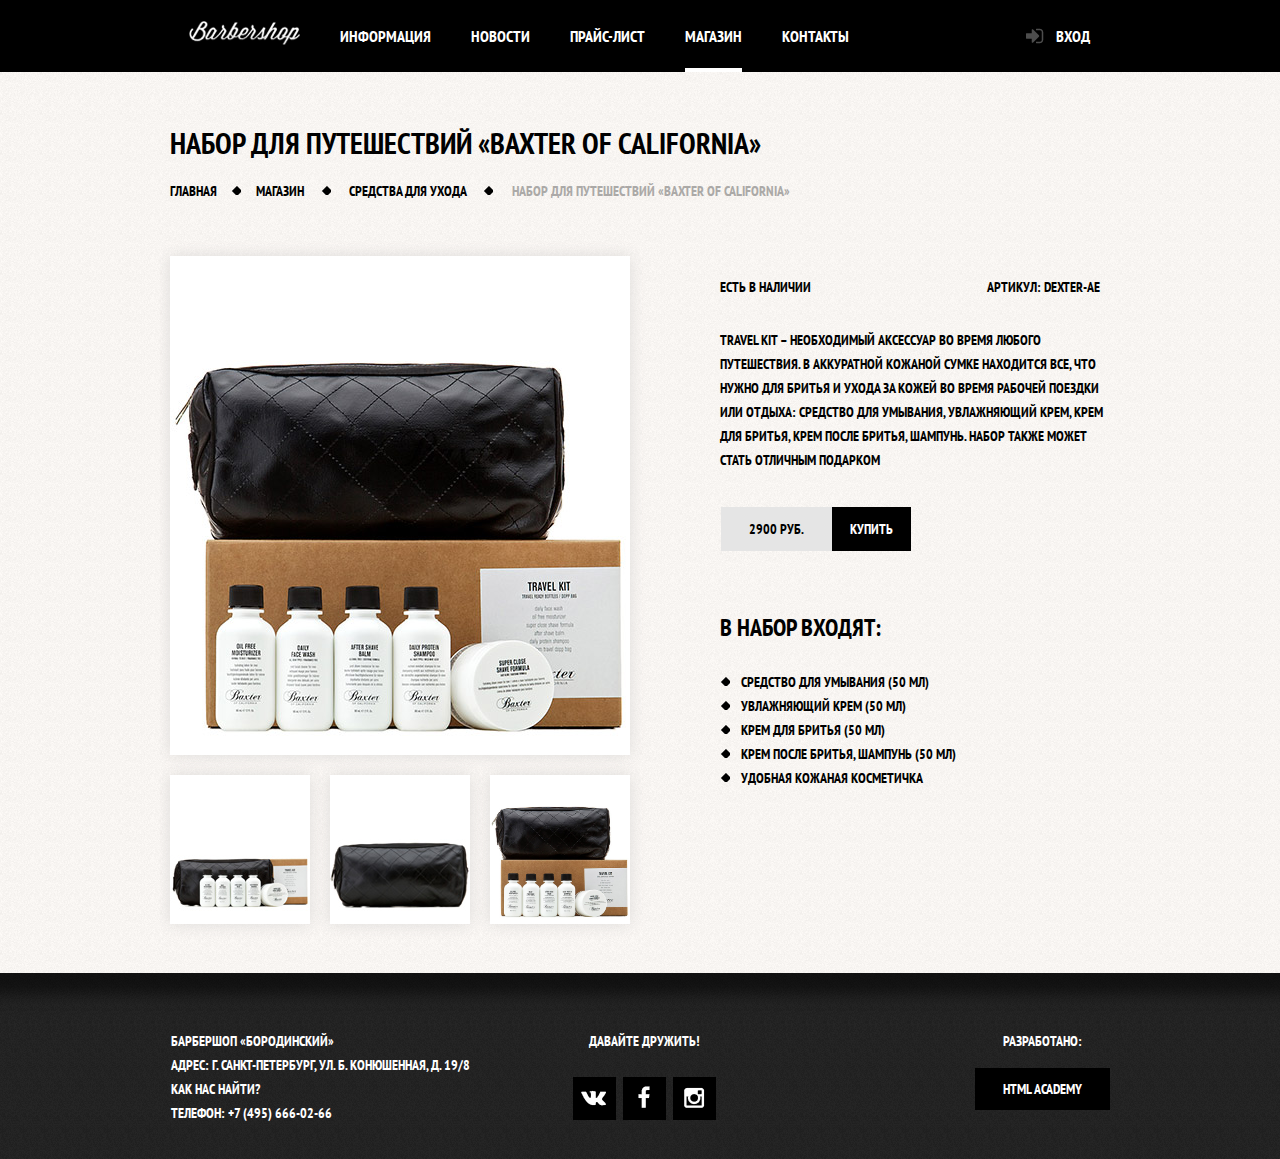
<file: item.html>
<!DOCTYPE html>
<html lang="ru">
  <head>
    <meta charset="utf-8">
    <link href='https://fonts.googleapis.com/css?family=PT+Sans+Narrow:400,700' rel='stylesheet' type='text/css'>
    <link href="css/normalize.css" rel="stylesheet">
    <link href="css/style.css" rel="stylesheet">
    <title>Barbershop: Набор для путешествий &#171;Baxter of California&#187;</title>
  </head>
  <body>
    <header class="main-header">
      <div class="container clearfix">
        <a href="#" class="logo"><img src="img/logo.png" width="111" height="24" alt="логотип"></a>
        <ul class="main-navigation">
          <li><a href="#">Информация</a></li>
          <li><a href="#">Новости</a></li>
          <li><a href="#">Прайс-лист</a></li>
          <li class="active-page">Магазин</li>
          <li><a href="#">Контакты</a></li>
        </ul>
        <div class="user-block">
          <a href="#" class="login">Вход</a>
        </div>
      </div>
    </header>
    <main>
      <div class="container container-main">
        <div class="main-main-header">
          <h1>Набор для путешествий &#171;Baxter of California&#187;</h1>
          <ul class="breadcrumbs">
            <li ><a href="#" class="breadcrumbs-main">Главная</a></li>
            <li ><a href="#" class="breadcrumbs-shop">Магазин</a></li>
            <li ><a href="#" class="breadcrumbs-care">Средства для ухода</a></li>
            <li ><span class="active breadcrumbs-travel-kit">Набор для путешествий &#171;Baxter of California&#187</span></li>
          </ul>
        </div>
        <div class="product">
          <div class="gallery">
            <div class="cover">
              <img src="img/product-1-bg.jpg" class="cover-img" width="460" height="499" alt="изображение товара">
            </div class="cover-container-small">
              <img src="img/product-1-sm1.jpg" class="cover-img-small" width="140" height="149" alt="изображение товара">
              <img src="img/product-1-sm2.jpg" class="cover-img-small" width="140" height="149" alt="изображение товара">
              <img src="img/product-1-bg.jpg" class="cover-img-small cover-img-small-last" width="140" height="149" alt="изображение товара">
          </div>
          <div class="stockroom">
            <b class="availability">есть в наличии</b>
            <b class="code">артикул: DEXTER-AE</b>
            <p class="composition">
              Travel Kit – необходимый аксессуар во время любого путешествия.
              В аккуратной кожаной сумке находится все, что нужно для бритья
              и ухода за кожей во время рабочей поездки или отдыха: средство
              для умывания, увлажняющий крем, крем для бритья, крем после бритья,
              шампунь. Набор также может стать отличным подарком
            </p>
            <div class="description">
              <div class="price">
                <b class="price-tag bth bth-light">2900 руб.</b>
                <a class="buy bth bth-dark" href="#">Купить</a>
                <a class="is-hidden" href="#"></a>
                <a class="is-hidden" href="#"></a>
              </div>
              <div class="description-details">
                <h2>В набор входят:</h2>
                <ul class="description-details-item">
                  <li>Средство для умывания (50 мл)</li>
                  <li>Увлажняющий крем (50 мл)</li>
                  <li>Крем для бритья (50 мл)</li>
                  <li>Крем после бритья, Шампунь (50 мл)</li>
                  <li>Удобная кожаная косметичка</li>
                </ul>
              </div>
            </div>
          </div>
        </div>
      </div>
    </main>
    <footer class="main-footer">
      <div class="container">
        <section class="footer-contacts">
          Барбершоп «Бородинский»<br>
          Адрес: г. Санкт-Петербург, УЛ. Б. Конюшенная, д. 19/8<br>
          <a href="#">Как нас найти?</a><br>
          Телефон: +7 (495) 666-02-66
        </section>
        <section class="footer-social">
        <p >Давайте дружить!</p><br>
          <a class="social-btn social-btn-vk" href="#">Вконтакте</a>
          <a class="social-btn social-btn-fb" href="#">Фейсбук</a>
          <a class="social-btn social-btn-inst" href="#">Инстаграм</a>
        </section>
        <section class="footer-copyright">
          <p>Разработано:</p><br>
          <a class="btn bth-dark" href="https://htmlacademy.ru">HTML Academy</a>
        </section>
      </div>
    </footer>
  </body>
</html>
</file>
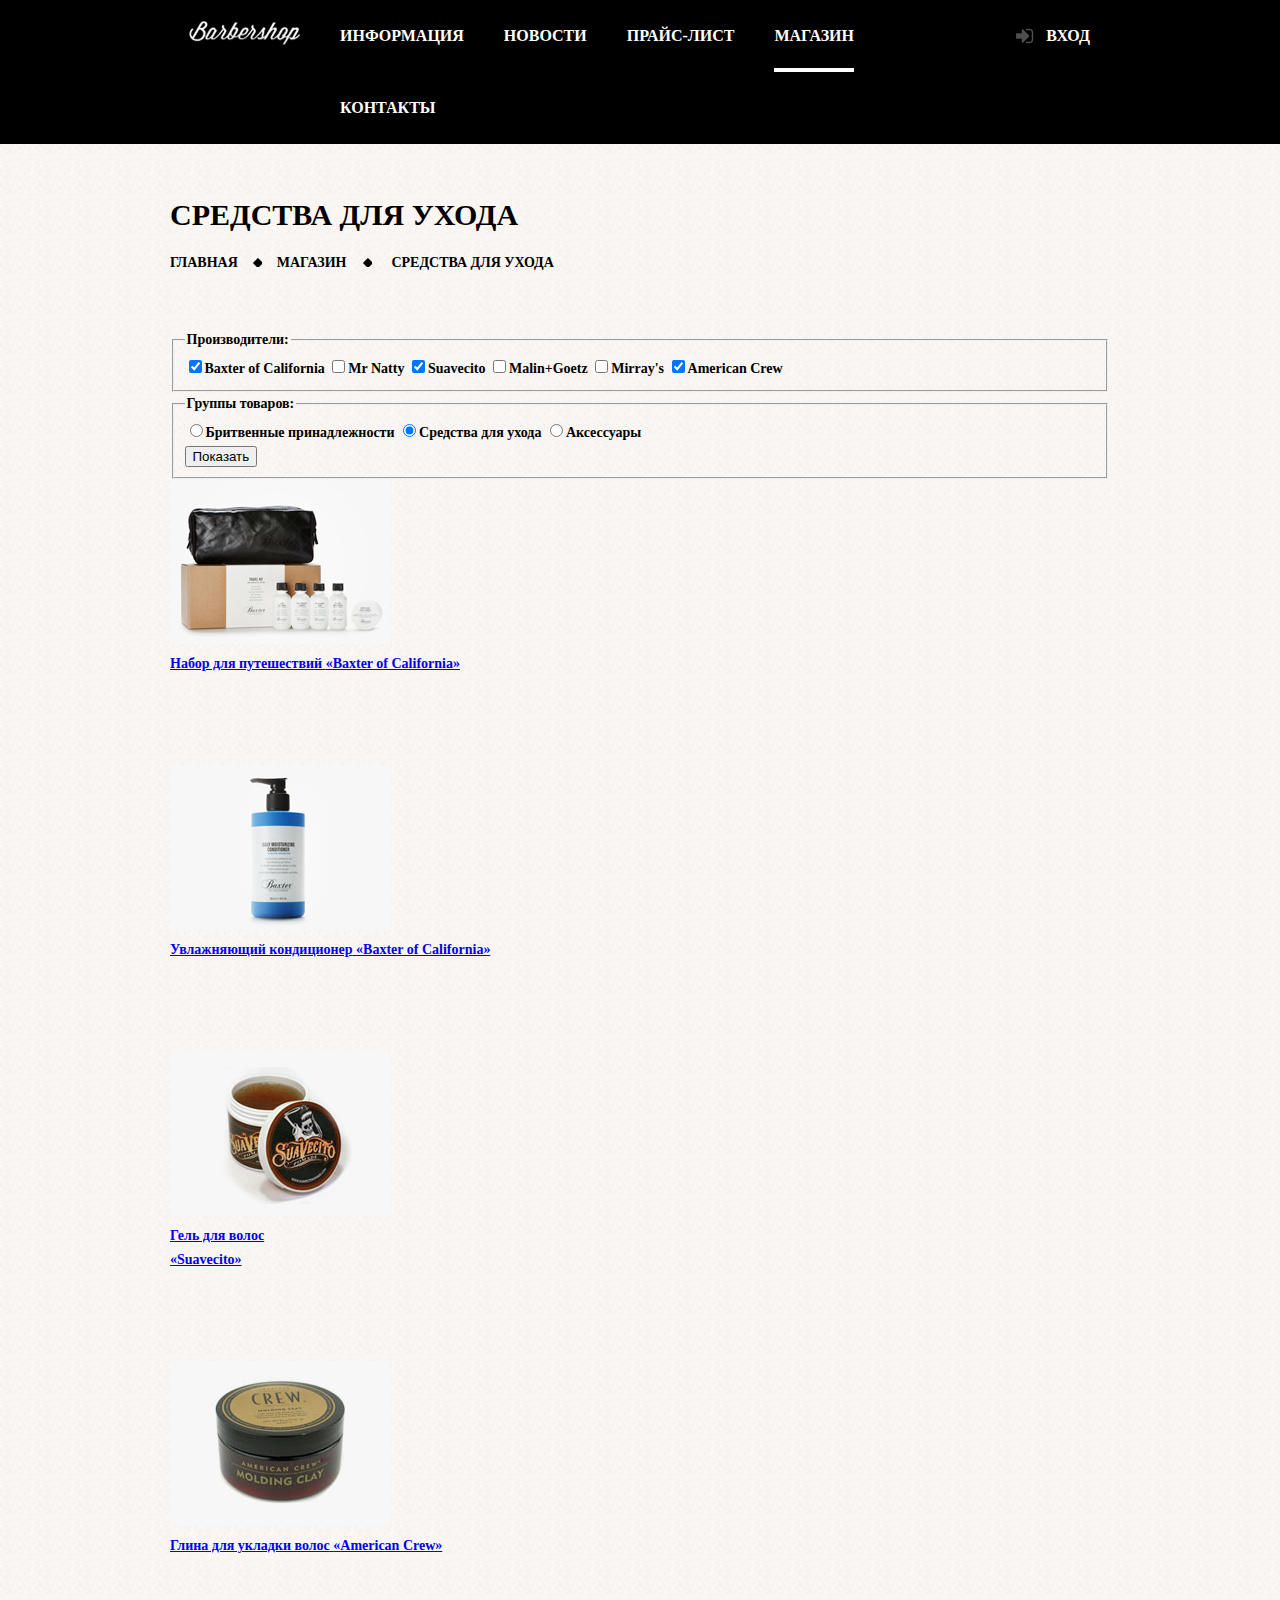
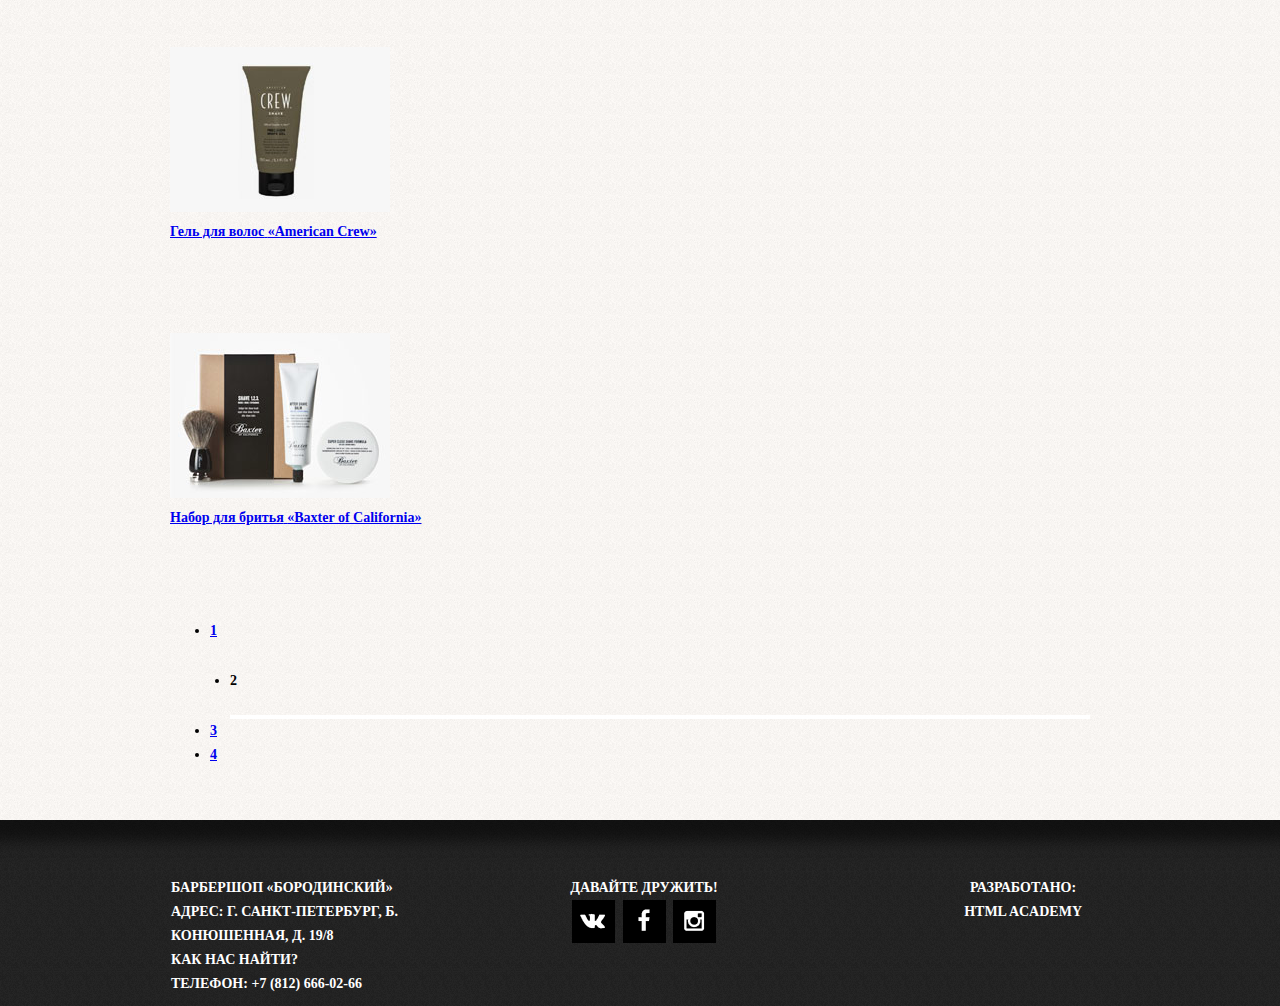
<file: shop.html>
<!DOCTYPE html>
<html lang="ru">
  <head>
    <meta charset="utf-8">
    <link href="css/style.css" rel="stylesheet">
    <title>Barbershop: Средства для ухода</title>
  </head>
  <body>
    <header class="main-header">
      <div class="container clearfix">
        <a href="#" class="logo"><img src="img/logo.png" width="111" height="24" alt="логотип"></a>
        <ul class="main-navigation">
          <li><a href="#">Информация</a></li>
          <li><a href="#">Новости</a></li>
          <li><a href="#">Прайс-лист</a></li>
          <li class="active-page">Магазин</li>
          <li><a href="#">Контакты</a></li>
        </ul>
        <div class="user-block">
          <a href="#" class="login">Вход</a>
        </div>
      </div>
    </header>
    <main>
      <div class="container container-main">
        <div class="main-main-header">
        <h1>Средства для ухода</h1>
        <ul class="breadcrumbs">
          <li ><a href="#" class="breadcrumbs-main">Главная</a></li>
          <li ><a href="#" class="breadcrumbs-shop">Магазин</a></li>
          <li ><a href="#" class="active breadcrumbs-travel-kit">Средства для ухода</a></li><!-- я правильно сделал, что не стал оборачивать ссылкой?-->
        </ul>
      </div>
        <div class="catalog">
          <div class="filters">
            <form>
              <fieldset>
                <legend>Производители:</legend>
                <label><input type="checkbox" name="baxter" checked>Baxter of California</label>
                <label><input type="checkbox" name="mr-natty">Mr Natty</label>
                <label><input type="checkbox" name="suavecito" checked>Suavecito</label>
                <label><input type="checkbox" name="malin">Malin+Goetz</label>
                <label><input type="checkbox" name="mirray">Mirray's</label>
                <label><input type="checkbox" name="crew" checked>American Crew</label>
              </fieldset>
              <fieldset>
                <legend>Группы товаров:</legend>
                <label><input type="radio" name="groups" value="1">Бритвенные принадлежности</label>
                <label><input type="radio" name="groups" value="2" checked>Средства для ухода</label>
                <label><input type="radio" name="groups" value="3">Аксессуары</label><br>
                <button type="submit" class="btn btn-dark">Показать</button>
             </fieldset>
            </form>
          </div>
          <div class="products">
          <div class="products-item">
            <a href="#"><img src="img/product-1.jpg" width="220" height="165" alt="изображение товара"></a>
            <div>
              <a href="#"><span class="category">Набор для путешествий</span>
              <span class="title">&#171;Baxter of California&#187;</span></a>
            </div>
            <div class="price">
              <span class="price-tag">2900 руб.</span>
              <a href="#" class="buy btn btn-dark">Купить</a>
              <a href="#" class="buy-cart">В корзине</a><!-- был вариант .shopping-cart-->
            </div>
          </div>
          <div class="products-item">
            <a href="#"><img src="img/product-2.jpg" width="220" height="165" alt="изображение товара"></a>
            <div>
              <a href="#"><span class="category">Увлажняющий кондиционер</span>
              <span class="title">&#171;Baxter of California&#187;</span></a>
            </div>
            <div class="price">
              <b class="price-tag">750 руб.</b>
              <a href="#" class="buy btn btn-dark">Купить</a>
              <a href="#" class="buy-cart">В корзине</a>
            </div>
          </div>
          <div class="products-item">
            <a href="#"><img src="img/product-3.jpg" width="220" height="165" alt="изображение товара"></a>
            <div>
              <a href="#">Гель для волос<br>
              <span class="title">&#171;Suavecito&#187;</span></a>
            </div>
            <div class="price">
              <b class="price-tag">290 руб.</b>
              <a href="#" class="buy btn btn-dark">Купить</a>
              <a href="#" class="buy-cart">В корзине</a>
            </div>
          </div>
          <div class="products-item">
            <a href="#"><img src="img/product-4.jpg" width="220" height="165" alt="изображение товара"></a>
            <div>
              <a href="#"><span class="category">Глина для укладки волос</span>
              <span class="title">&#171;American Crew&#187;</span></a>
            </div>
            <div class="price">
              <b class="price-tag">500 руб.</b>
              <a href="#" class="buy btn btn-dark">Купить</a>
              <a href="#" class="buy-cart">В корзине</a>
            </div>
          </div>
          <div class="products-item">
            <a href="#"><img src="img/product-5.jpg" width="220" height="165" alt="изображение товара"></a>
            <div>
              <a href="#"><span class="category">Гель для волос</span>
              <span class="title">&#171;American Crew&#187;</span></a>
            </div>
            <div class="price">
              <b class="price-tag">300 руб.</b>
              <a href="#" class="buy btn btn-dark">Купить</a>
              <a href="#" class="buy-cart">В корзине</a>
            </div>
          </div>
          <div class="products-item">
            <a href="#"><img src="img/product-6.jpg" width="220" height="165" alt="изображение товара"></a>
            <div>
              <a href="#"><span class="category">Набор для бритья</span>
              <span class="title">&#171;Baxter of California&#187;</span></a>
            </div>
            <div class="price">
              <b class="price-tag">3900 руб.</b>
              <a href="#" class="buy btn btn-dark">Купить</a>
              <a href="#" class="buy-cart">В корзине</a>
            </div>
          </div>
          <ul class="pages">
            <li class="btn btn-light"><a href="#">1</a></li>
            <li class="active-page btn btn-dark">2</li>
            <li class="btn btn-light"><a href="#">3</a></li>
            <li class="btn btn-light"><a href="#">4</a></li>
          </ul>
        </div>
      </div>
      </div>
    </main>
    <footer class="main-footer">
      <div class="container">
        <section class="footer-contacts">
          Барбершоп «Бородинский»<br>
          Адрес: г. Санкт-Петербург, Б. Конюшенная, д. 19/8<br>
          <a href="#">Как нас найти?</a><br>
          Телефон: +7 (812) 666-02-66
        </section>
        <section class="footer-social">
          <p>Давайте дружить!</p>
          <a class="social-btn social-btn-vk" href="#">Вконтакте</a>
          <a class="social-btn social-btn-fb" href="#">Фейсбук</a>
          <a class="social-btn social-btn-inst" href="#">Инстаграм</a>
        </section>
        <section class="footer-copyright">
          <p>Разработано:</p>
          <a class="btn" href="https://htmlacademy.ru">HTML Academy</a>
        </section>
      </div>
    </footer>
  </body>
</html>
</file>
<file: css/style.css>
body{
  /*background-image: url("../img/barbershop-item.png");*/
  background-repeat: no-repeat;
  background-position: 50% 0;
  font-family: "PT Sans Narrow","Tahoma", "sans-serif";
  font-size:14px;
  line-height: 24px;
  color:#000000;
  font-weight: bold;
  margin: 0;
  padding:0;
}
.clearfix::after{
  content: "";
  display: block;
  clear: both;
}
h1{
  font-family: "PT Sans Narrow","Tahoma", "sans-serif";
  font-size: 30px;
  text-transform: uppercase;
  line-height: 36px;
  color:#000000;
  font-weight: bold;
}
h2{
  font-family: "PT Sans Narrow","Tahoma", "sans-serif";
  font-size: 24px;
  text-transform: uppercase;
  line-height: 24px;
  color:#000000;
  font-weight: bold;
  padding-left: 10px;

}
.main-header{
  background-color: #000000;

}
.container{
  width: 940px;
  margin: 0 auto;
  padding:0 10px;
}
.logo{
  display: block;
  margin-top: 21px;
  margin-left: 19px;
  margin-right: 20px;
  float: left;
}
.main-navigation{
  width:  620px;
  float: left;
  margin: 0;
  padding:0;
}
.main-navigation{
  font-size: 0px;
}
.main-navigation li{
  display: inline-block;
  text-transform: uppercase;
  font-size: 16px;
  line-height: 20px;
  vertical-align: top;
  color: #ffffff;
}
.main-navigation a{
  text-decoration: none;
  display: block;
  color: #ffffff;
  padding:26px 20px;
}
.main-navigation a:hover{
  background-color: #242424;
}
.active-page{
  margin: 0 20px;
  padding:26px 0px 22px;
  border-bottom: 4px solid #ffffff;
}
.user-block{
  max-width: 140px;
  text-transform: uppercase;
  float: right;
}
.login{
  text-decoration: none;
  color: #ffffff;
  font-size: 16px;
  line-height: 20px;
  display: inline-block;
  vertical-align: top;
  padding: 26px 20px 26px;
  padding-left: 50px;
  position: relative;
}
.login:hover{
  background-color: #242424;
}
.login::after{
  content: "";
  position: absolute;
  top: 28px;
  left: 20px;
  background-image: url("../img/sprite.png");
  width: 18px;
  height: 16px;
  background-position: -104px -51px;
  opacity: 0.3;
}
.login:hover::after{
  opacity: 1;
}
main{
  background-color: #f8f5f2;
  background-image: url("../img/background.png");
}
.container-main{
  padding-top: 53px;
  padding-bottom: 39px;
  overflow: hidden;
}
.main-main-header{
  margin-bottom: 53px;
}
.main-main-header h1{
  margin: 0;
  margin-bottom: 18px;
}
.breadcrumbs{
  font-size: 0;
  margin: 0;
  padding: 0;
}
.breadcrumbs ul{
  vertical-align: top;
  font-size: 0;
}
.breadcrumbs li{
  display:inline-block;
  position: relative;
  vertical-align: top;
  text-transform: uppercase;
  font-size: 14px;
  line-height: 24px;
  margin: 0;
  padding: 0;
}
.breadcrumbs a{
  text-decoration: none;
  display: block;
  font-size: 14px;
  line-height: 24px;
  color: #000000;
}
.breadcrumbs li:first-child{
  padding-left: 0px;
}
.breadcrumbs-shop {
  color: #000000;
  padding-left: 39px;
  position: relative;
}
.breadcrumbs-shop::before{
  content: "";
  position: absolute;
  width: 10px;
  height: 10px;
  top:6px;
  left: 14px;
  background-image: url("../img/sprite.png");
  background-position: -10px -10px;
}
.breadcrumbs-care{
  color: #000000;
  padding-left: 45px;
  position: relative;
}
.breadcrumbs-care::before{
  content: "";
  position: absolute;
  width: 10px;
  height: 10px;
  top:6px;
  left: 17px;
  background-image: url("../img/sprite.png");
  background-position: -10px -10px;
}
.breadcrumbs-travel-kit{
  display: block;
  color: #aba9a7;
  padding-left: 45px;
  position: relative;
}
.breadcrumbs-travel-kit::before{
  content: "";
  position: absolute;
  width: 10px;
  height: 10px;
  top:6px;
  left: 16px;
  background-image: url("../img/sprite.png");
  background-position: -10px -10px;
}
.product{
  width: 940px;
  min-height: 670px;
}
.gallery{
  width: 460px;
  float:left;
}
.cover{
  margin-bottom: 13px;
}
.cover-img{
  box-shadow: 0 0 15px #dedbd9;
}
.cover-img-small{
  margin-right: 17px;
  box-shadow: 0 0 15px #dedbd9;
}
.cover-img-small-last{
  margin-right: 0;
}
.availability{
  display: inline-block;
  text-transform: uppercase;
  padding: 9px 173px 15px 10px;
}
.code{
  display: inline-block;
  text-transform: uppercase;
}
.composition{
  font-size: 14px;
  line-height: 24px;
  text-transform: uppercase;
  padding-left: 10px;
  margin-bottom: 35px;
}
.bth{
  font-size: 14px;
  line-height:24px;
  text-transform: uppercase;
  display: inline-block;
  padding: 10px 33px;
}
.bth-dark{
  color:#ffffff;
  background-color: #000000;
}
.price{
  font-size: 0;
  margin-left: 11px;
  margin-bottom: 65px;
}
.price-tag{
  padding: 10px 28px;
}
.buy{
  padding: 10px 18px;
}
.bth-light{
  color:#000000;
  background-color: #e5e5e5;
}
.buy{
  text-decoration: none;
}
.stockroom{
  width: 400px;
  min-height: 668px;
  float: right;
  padding: 10px 0  0 10px;
}
.description-details-item{
  text-transform: uppercase;
  padding: 10px  0 0 10px;
  list-style:none;
}
.description-details-item li{
  padding-left: 21px;
  position: relative;
}
.description-details-item li::before{
  content: "";
  position: absolute;
  width: 10px;
  height: 10px;
  top:6px;
  left: 0px;
  background-image: url("../img/sprite.png");
  background-position: -10px -10px;
}
.main-footer{
  min-height: 130px;
  padding-top: 56px;
  background-color: #222222;
  background-image:  url("../img/footer.png");
  text-transform: uppercase;
  color:#ffffff;
  font-size: 14px;
  line-height: 24px;
}
.main-footer a{
  text-decoration: none;
  color:#ffffff;
}
.main-footer p{
  padding: 0;
  margin: 0;
}
.footer-contacts{
  width: 320px;
  padding-left: 1px;
  float:left;
}
.footer-social{
  width: 180px;
  text-align: center;
  margin-left: 63px;
  float:left;
}

.footer-copyright{
  max-width: 180px;
  text-align: center;
  float: right;
}
.social-btn{
  display: inline-block;
  width: 43px;
  height: 43px;
  margin: 0 2px;
  background-color: #000000;
  font-size: 0;
  vertical-align: top;
  text-decoration: none;
  background-image: url("../img/sprite.png");
  background-position: center;
}
.social-btn-vk {
  background-position: -75px -74px;
}
.social-btn-vk:hover {
  background-color: #ffffff;
  background-position: -1px -110px;
}
.social-btn-inst {
  background-position: -31px -42px;
}
.social-btn-inst:hover {
  background-color: #ffffff;
  background-position: -94px 0px;
}
.social-btn-fb {
  background-position: -57px -1px;
}
.social-btn-fb:hover {
  background-color: #ffffff;
  background-position: 4px -43px;
}
.footer-copyright a{
  padding: 12px 28px;
}
</file>
